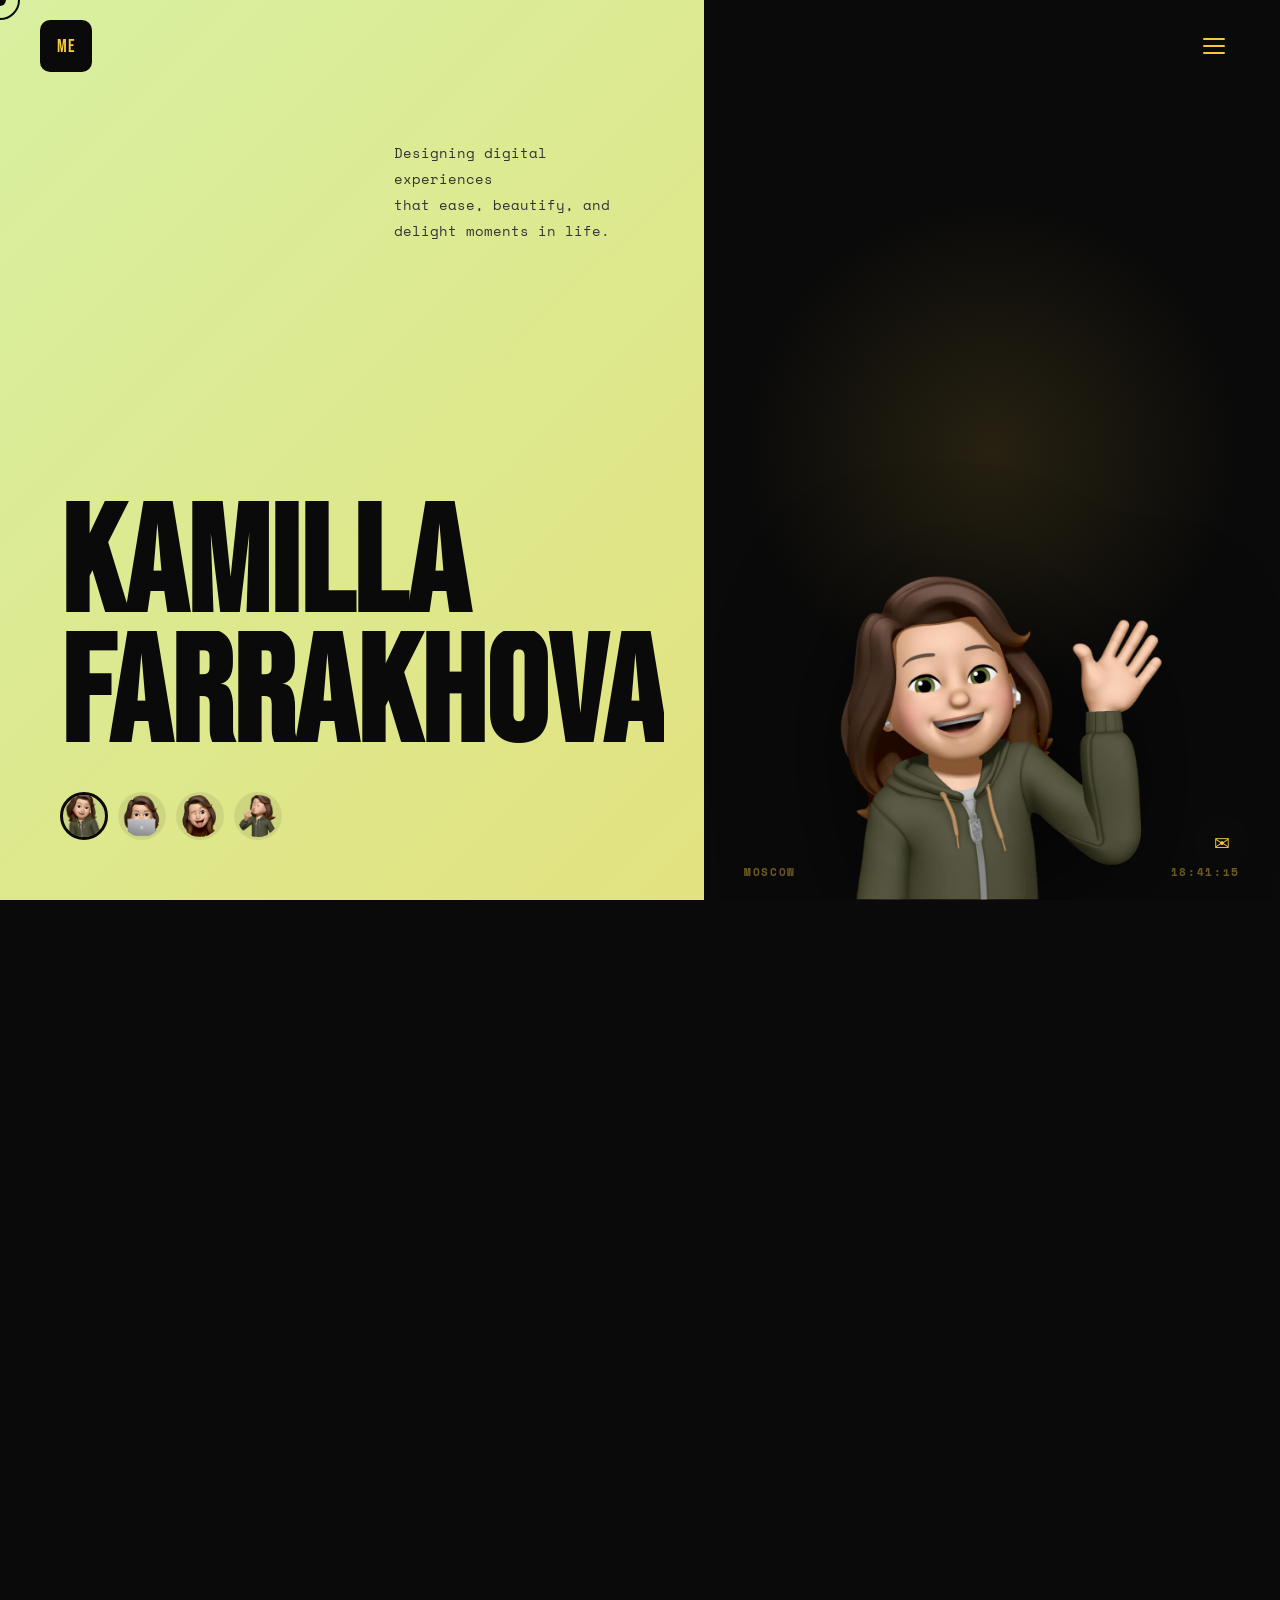
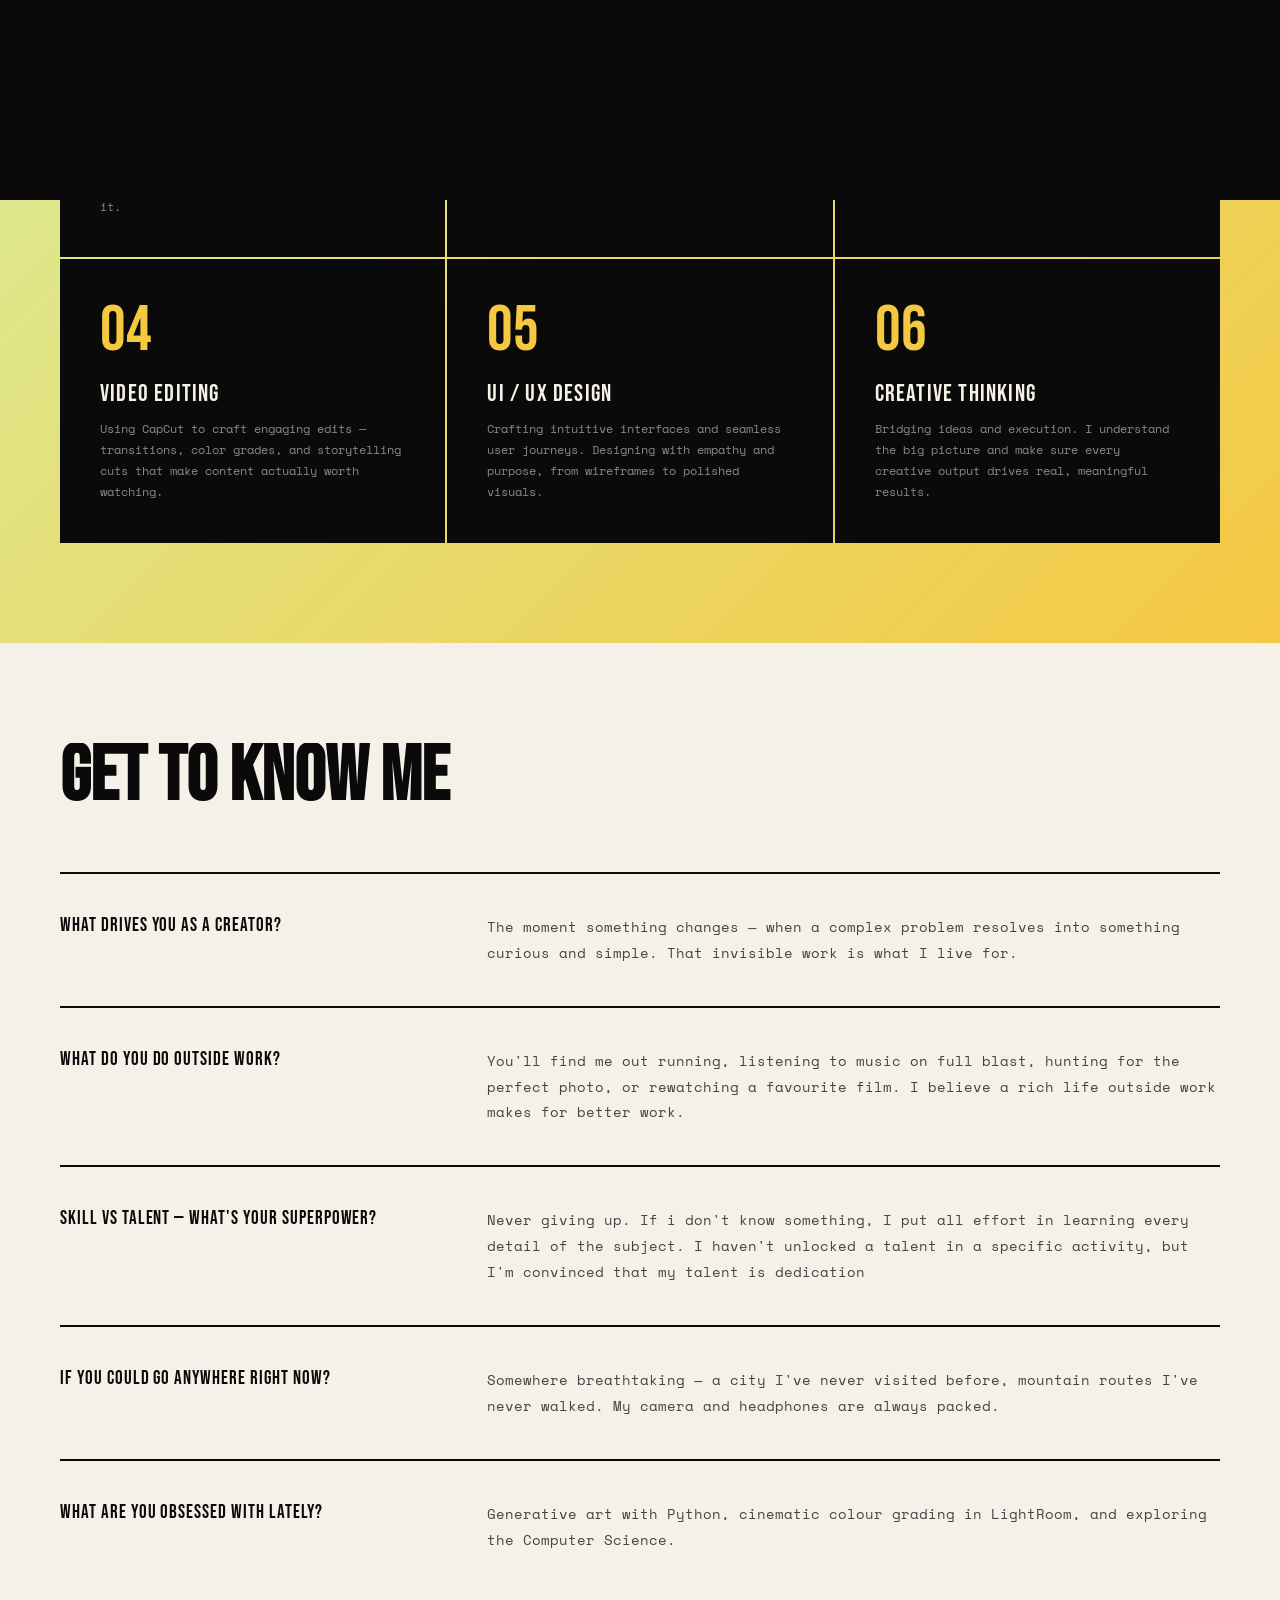
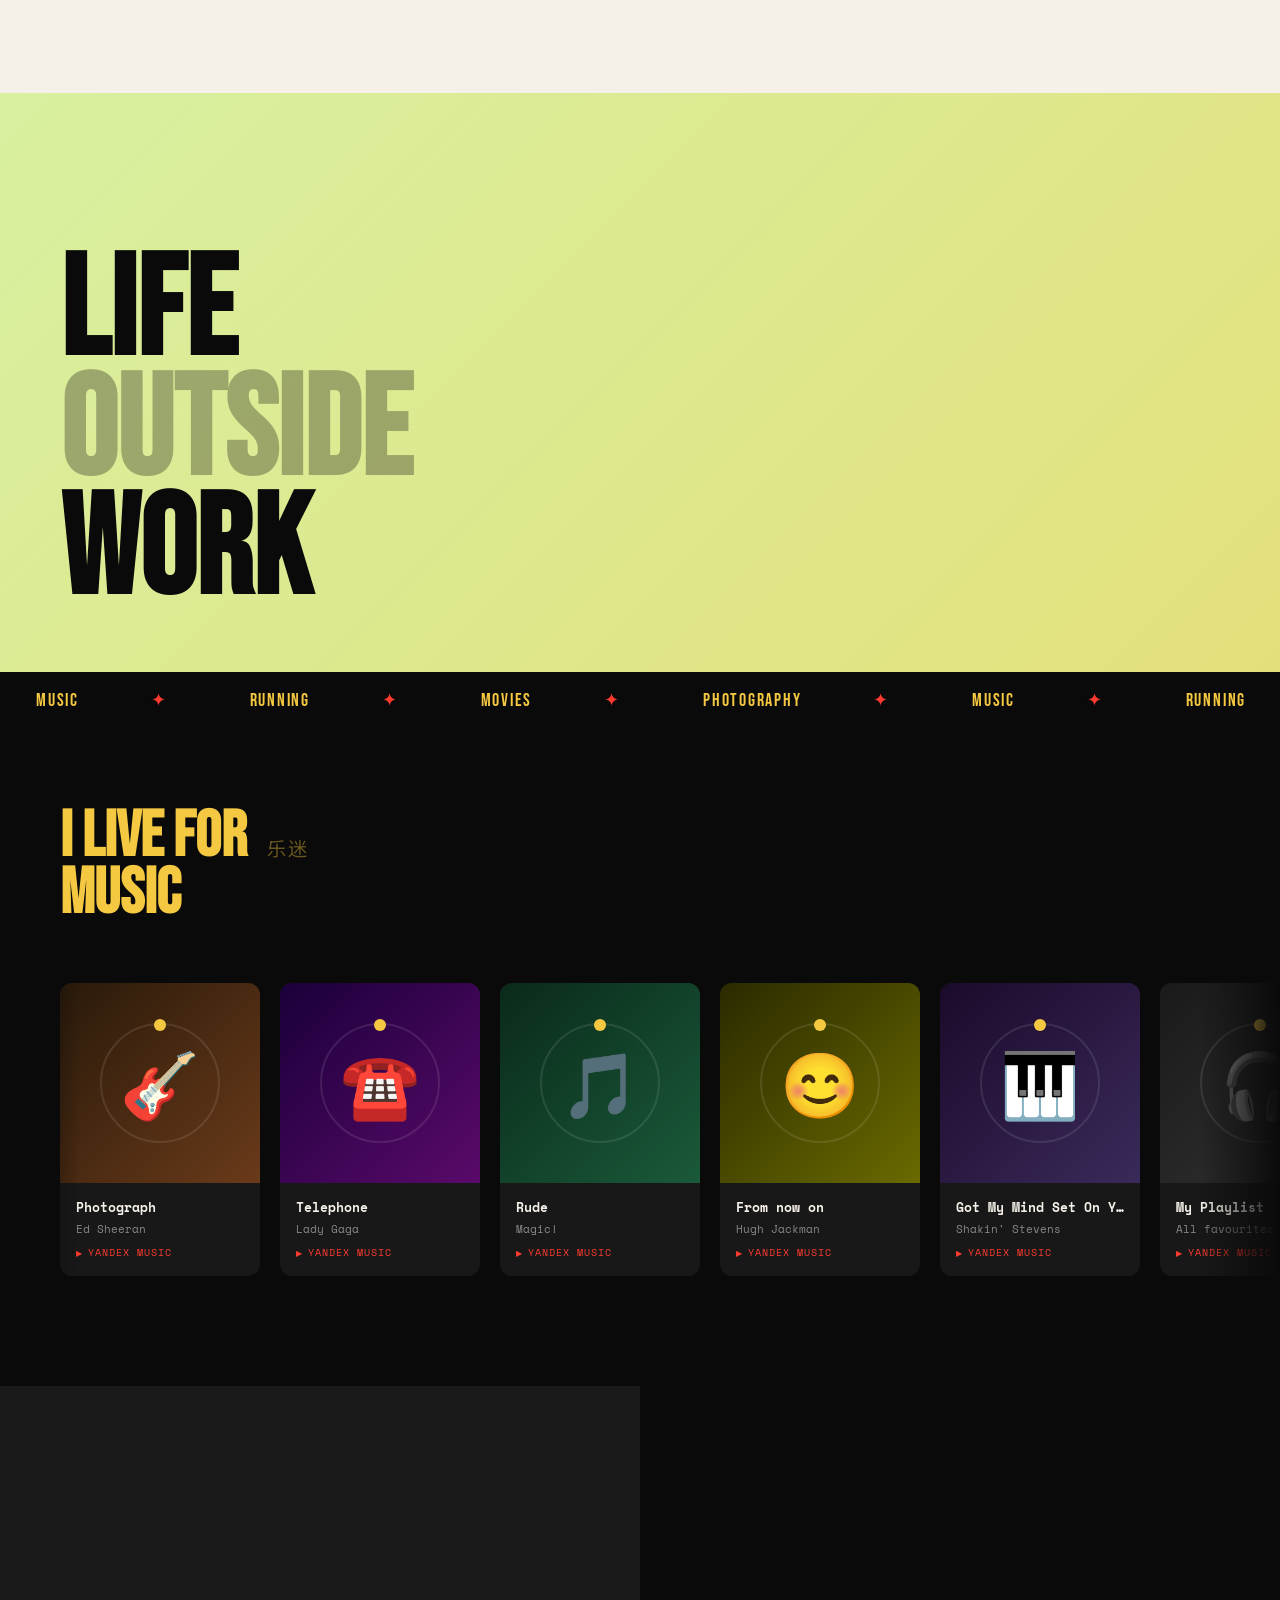
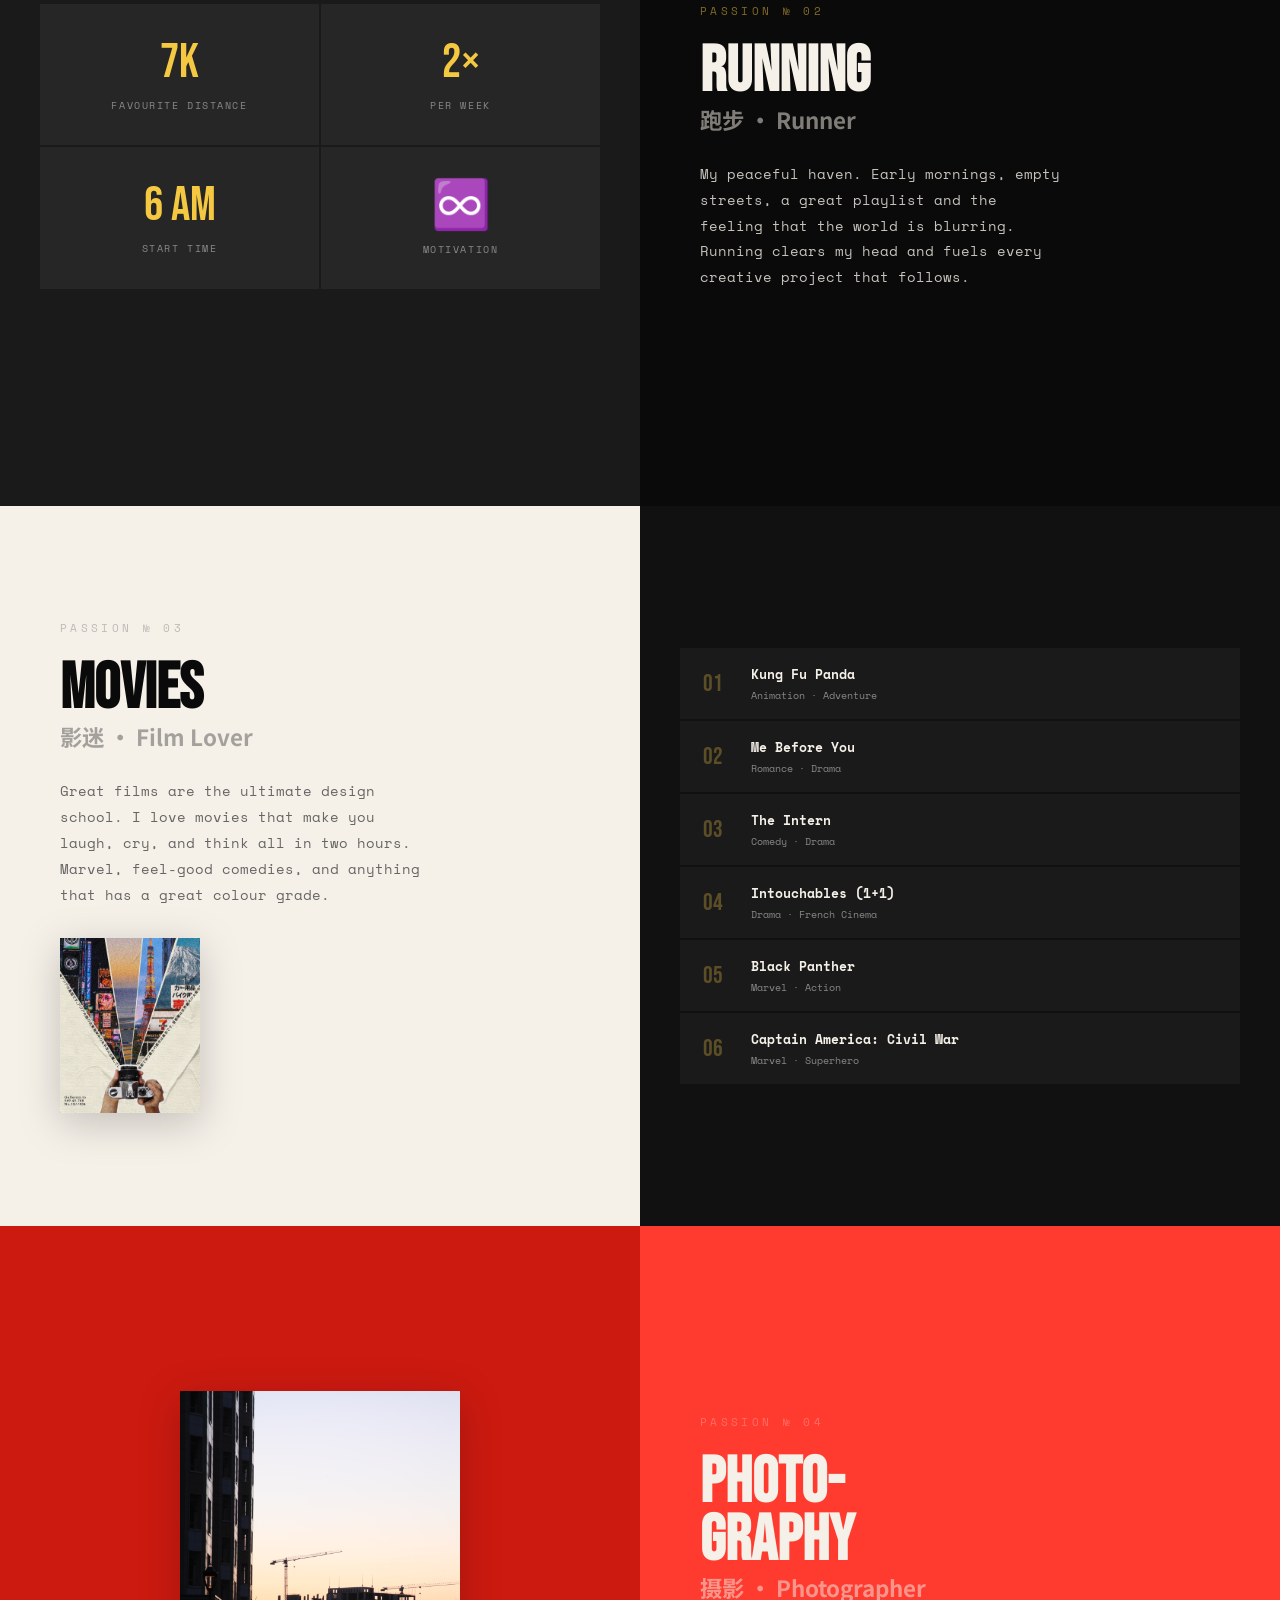
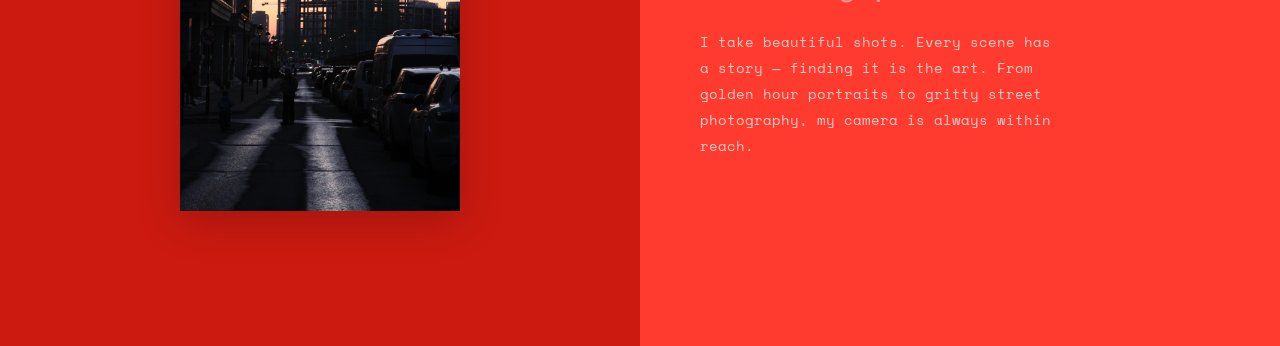
<file: index.html>
<!DOCTYPE html>
<html lang="en">
<head>
  <meta charset="UTF-8"/>
  <meta name="viewport" content="width=device-width, initial-scale=1.0"/>
  <title>Камилла Фаррахова Portfolio (kamilla farrakhova)</title>
  <meta property="og:title" content="Камилла Фаррахова | Portfolio" />
  <meta property="og:description" content="Сайт-портфолио Камиллы Фарраховой 2026. Kamilla Farrakhova's Portfolio Website 2026" />
  <meta property="og:url" content="https://kamillafarrakhova.site" />
  <meta property="og:image" content="https://kamillafarrakhova.site/preview.png" />
  <meta property="og:type" content="website" />
  <link rel="stylesheet" href="style.css"/>
  <link rel="preconnect" href="https://fonts.googleapis.com"/>
  <link rel="preconnect" href="https://fonts.gstatic.com" crossorigin/>
  <!-- Favicon -->
  <link rel="icon" type="image/png" sizes="32x32" href="/favicon3.png">
  <link rel="icon" type="image/png" sizes="16x16" href="/favicon4.png">  
  <!-- Android -->
  <link rel="icon" type="image/png" sizes="192x192" href="/favicon2.png">
  <link rel="icon" type="image/png" sizes="512x512" href="/favicon1.png">
  <link rel="icon" href="/favicon.ico">
  
  <!-- Theme -->
  <meta name="theme-color" content="#000000">
</head>
<body>

  <!-- CURSOR -->
  <div class="cursor"></div>
  <div class="cursor-follower"></div>

  <!-- TRANSITION -->
  <div class="page-transition"></div>

  <!-- NAV OVERLAY -->
  <div class="nav-overlay"></div>

  <!-- SIDEBAR DRAWER -->
  <nav class="nav-drawer">
    <a href="#" data-page="about" class="active">About</a>
    <a href="#" data-page="projects">Projects</a>
    <a href="#" data-page="hobbies">Hobbies</a>
    <div class="nav-drawer-footer">Камилла Фаррахова · Portfolio · 2026 </div>
  </nav>

  <!-- TOP NAV -->
  <nav>
    <a class="nav-logo" href="#" onclick="showPage('about');return false;">ME</a>
    <button class="nav-hamburger" aria-label="Menu">
      <span></span><span></span><span></span>
    </button>
  </nav>

  <!-- SIDE DOTS -->
  <div class="side-nav">
    <div class="side-dot active" data-page="about" title="About"></div>
    <div class="side-dot" data-page="projects" title="Projects"></div>
    <div class="side-dot" data-page="hobbies" title="Hobbies"></div>
  </div>

  <!-- EMAIL BUTTON -->
  <a class="email-btn" href="mailto:kamilla.farrakhova@gmail.com" title="Say hello">✉</a>

  <!-- ===================
       PAGE: ABOUT
       =================== -->
  <div id="page-about" class="page grad-bg">

    <!-- HERO -->
    <section class="about-hero">
      <div class="about-hero-left">
        <p class="about-tagline">
          Designing digital experiences<br>that ease, beautify, and<br>delight moments in life.
        </p>
        <h1 class="about-name">
          <span class="line"><span>KAMILLA</span></span>
          <span class="line"><span>FARRAKHOVA</span></span>
        </h1>
        <!-- Memoji switcher -->
        <div class="memoji-switcher">
    <div class="memoji-thumb active">
        <img src="me/me1.png" alt="" >
    </div>

    <div class="memoji-thumb">
        <img src="me/me2.png" alt="">
    </div>

    <div class="memoji-thumb">
        <img src="me/me3.png" alt="">
    </div>

    <div class="memoji-thumb">
        <img src="me/me4.png" alt="">
    </div>
  </div>
      </div>
      <div class="about-hero-right">
        <div class="hero-memoji-wrap">
          <img id="hero-memoji" class="hero-memoji" src="me/me5.png" alt=""/>
        </div>
        <div class="hero-location-strip">
          <span>MOSCOW</span>
          <span id="live-date">—</span>
          <span id="live-time">—</span>
        </div>
      </div>
    </section>

    <!-- MARQUEE -->
    <div class="marquee-wrap">
      <div class="marquee-track">
        <span>DESIGNER</span><span class="dot">✦</span>
        <span>DEVELOPER</span><span class="dot">✦</span>
        <span>CREATOR</span><span class="dot">✦</span>
        <span>PHOTOGRAPHER</span><span class="dot">✦</span>
        <span>THINKER</span><span class="dot">✦</span>
        <span>DREAMER</span><span class="dot">✦</span>
        <span>DESIGNER</span><span class="dot">✦</span>
        <span>DEVELOPER</span><span class="dot">✦</span>
        <span>CREATOR</span><span class="dot">✦</span>
        <span>PHOTOGRAPHER</span><span class="dot">✦</span>
        <span>THINKER</span><span class="dot">✦</span>
        <span>DREAMER</span><span class="dot">✦</span>
      </div>
    </div>

    <!-- BIO -->
    <section class="about-bio">
      <div class="bio-label reveal-left">BIO</div>
      <div>
        <p class="bio-text reveal">
          Hi! I'm <em>Kamilla</em>. I'm a <em>passionate creator</em> obsessed with creating unique inventions.
          I build <em>Python bots</em>, shoot beautiful photographs, and edit videos that tell stories.
          I care just as much about <em>impact</em> as I do about craft — always asking why,
          always delivering quality.
        </p>
        <p class="bio-cjk reveal" style="transition-delay:0.2s;">关于我 · About Me</p>
      </div>
    </section>

    <!-- WHAT I DO -->
    <section class="about-work grad-bg">
      <h2 class="section-title reveal">
        WHAT I DO
        <span class="cjk">我的工作</span>
      </h2>
      <div class="skills-grid stagger">
        <div class="skill-card">
          <div class="skill-number">01</div>
          <div class="skill-title" data-scramble>PYTHON BOTS</div>
          <p class="skill-desc">Building smart automation tools and bots with Python. From data scrapers to Telegram bots — if it can be automated, I automate it.</p>
        </div>
        <div class="skill-card">
          <div class="skill-number">02</div>
          <div class="skill-title" data-scramble>FRONT-END DEV</div>
          <p class="skill-desc">Building performant, accessible, and beautiful web experiences using modern HTML, CSS, and JavaScript.</p>
        </div>
        <div class="skill-card">
          <div class="skill-number">03</div>
          <div class="skill-title" data-scramble>PHOTOGRAPHY</div>
          <p class="skill-desc">I take beautiful shots. Capturing light, mood, and moments — turning ordinary scenes into something worth keeping forever.</p>
        </div>
        <div class="skill-card">
          <div class="skill-number">04</div>
          <div class="skill-title" data-scramble>VIDEO EDITING</div>
          <p class="skill-desc">Using CapCut to craft engaging edits — transitions, color grades, and storytelling cuts that make content actually worth watching.</p>
        </div>
        <div class="skill-card">
          <div class="skill-number">05</div>
          <div class="skill-title" data-scramble>UI / UX DESIGN</div>
          <p class="skill-desc">Crafting intuitive interfaces and seamless user journeys. Designing with empathy and purpose, from wireframes to polished visuals.</p>
        </div>
        <div class="skill-card">
          <div class="skill-number">06</div>
          <div class="skill-title" data-scramble>CREATIVE THINKING</div>
          <p class="skill-desc">Bridging ideas and execution. I understand the big picture and make sure every creative output drives real, meaningful results.</p>
        </div>
      </div>
    </section>

    <!-- Q&A -->
    <section class="about-qa">
      <h2 class="section-title reveal">GET TO KNOW ME</h2>
      <div class="qa-item">
        <div class="qa-q">What drives you as a creator?</div>
        <div class="qa-a">The moment something changes — when a complex problem resolves into something curious and simple. That invisible work is what I live for.</div>
      </div>
      <div class="qa-item">
        <div class="qa-q">What do you do outside work?</div>
        <div class="qa-a">You'll find me out running, listening to music on full blast, hunting for the perfect photo, or rewatching a favourite film. I believe a rich life outside work makes for better work.</div>
      </div>
      <div class="qa-item">
        <div class="qa-q">Skill vs talent — what's your superpower?</div>
        <div class="qa-a">Never giving up. If i don't know something, I put all effort in learning every detail of the subject. I haven't unlocked a talent in a specific activity, but I'm convinced that my talent is dedication</div>
      </div>
      <div class="qa-item">
        <div class="qa-q">If you could go anywhere right now?</div>
        <div class="qa-a">Somewhere breathtaking — a city I've never visited before, mountain routes I've never walked. My camera and headphones are always packed.</div>
      </div>
      <div class="qa-item">
        <div class="qa-q">What are you obsessed with lately?</div>
        <div class="qa-a">Generative art with Python, cinematic colour grading in LightRoom, and exploring the Computer Science.</div>
      </div>
    </section>

  </div><!-- end #page-about -->


  <!-- ===================
       PAGE: PROJECTS
       =================== -->
  <div id="page-projects" class="page hidden">

    <section class="projects-hero">
      <div class="projects-bg-text">WORK</div>
      <div class="projects-count reveal">03 PROJECTS</div>
      <h1 class="projects-hero-title">
        <span class="small-line">SELECTED WORK</span>
        MY<br>PROJECTS
      </h1>
    </section>

    <div class="projects-grid stagger">

      <!-- Card 1 -->
      <div class="project-card">
        <div class="project-bg-color" style="background:#1a0a3a;"></div>
        <div class="project-bg">🤖</div>
        <div class="project-overlay"></div>
        <div class="project-card-inner">
          <div class="project-tags">
            <span class="project-tag">Python</span>
            <span class="project-tag">Automation</span>
          </div>
          <h3 class="project-title">TRENDWATCHER</h3>
          <div class="project-year">2026 — Python Development</div>
        </div>
        <a class="project-arrow" href="https://trendwatcheralpha.streamlit.app/" target="_blank" rel="noopener noreferrer">↗</a>
        <img class="project-memoji" src="me/pur.png" alt=""/>
      </div>

      <!-- Card 2 — WIDE FEATURED -->
      <div class="project-card">
        <span class="project-featured">✦ FEATURED</span>
        <div class="project-bg-color" style="background:#0a1a08;"></div>
        <div class="project-bg" style="font-size:12rem;">📸</div>
        <div class="project-overlay"></div>
        <div class="project-card-inner">
          <div class="project-tags">
            <span class="project-tag">Photography</span>
            <span class="project-tag">Visual Art</span>
            <span class="project-tag">Editing</span>
          </div>
          <h3 class="project-title">PHOTO SERIES 2026</h3>
          <div class="project-year">2026 — Photography & Post-Production</div>
        </div>
        <a class="project-arrow" href="https://t.me/OlegTB_bot" target="_blank" rel="noopener noreferrer">↗</a>
        <img class="project-memoji" src="me/gr.png"  alt=""/>
      </div>

      <!-- Card 3 -->
      <div class="project-card">
        <div class="project-bg-color" style="background:#2a0a0a;"></div>
        <div class="project-bg">💸</div>
        <div class="project-overlay"></div>
        <div class="project-card-inner">
          <div class="project-tags">
            <span class="project-tag">Python</span>
            <span class="project-tag">Telegram</span>
          </div>
          <h3 class="project-title">FINANCE BOT</h3>
          <div class="project-year">2024 — Telegram Bot</div>
        </div>
        <a class="project-arrow" href="https://t.me/OlegTB_bot" target="_blank" rel="noopener noreferrer">↗</a>
        <img class="project-memoji" src="me/red.png"  alt=""/>
      </div>

    </div>

    <div class="marquee-wrap">
      <div class="marquee-track">
        <span>CODE</span><span class="dot">✦</span>
        <span>SHOOT</span><span class="dot">✦</span>
        <span>EDIT</span><span class="dot">✦</span>
        <span>BUILD</span><span class="dot">✦</span>
        <span>CREATE</span><span class="dot">✦</span>
        <span>AUTOMATE</span><span class="dot">✦</span>
        <span>CODE</span><span class="dot">✦</span>
        <span>SHOOT</span><span class="dot">✦</span>
        <span>EDIT</span><span class="dot">✦</span>
        <span>BUILD</span><span class="dot">✦</span>
        <span>CREATE</span><span class="dot">✦</span>
        <span>AUTOMATE</span><span class="dot">✦</span>
      </div>
    </div>

  </div><!-- end #page-projects -->


  <!-- ===================
       PAGE: HOBBIES
       =================== -->
  <div id="page-hobbies" class="page grad-bg">

    <section class="hobbies-hero">
      <h1 class="hobbies-hero-title reveal">
        LIFE<br>
        <span style="opacity:0.3">OUTSIDE</span><br>
        WORK
      </h1>
    </section>

    <div class="marquee-wrap">
      <div class="marquee-track">
        <span>MUSIC</span><span class="dot">✦</span>
        <span>RUNNING</span><span class="dot">✦</span>
        <span>MOVIES</span><span class="dot">✦</span>
        <span>PHOTOGRAPHY</span><span class="dot">✦</span>
        <span>MUSIC</span><span class="dot">✦</span>
        <span>RUNNING</span><span class="dot">✦</span>
        <span>MOVIES</span><span class="dot">✦</span>
        <span>PHOTOGRAPHY</span><span class="dot">✦</span>
      </div>
    </div>

    <!-- ======== MUSIC SECTION ======== -->
    <section class="music-section">
      <div class="music-section-header reveal">
        <h2>I LIVE FOR<br>MUSIC</h2>
        <span class="cjk-sub">乐迷</span>
      </div>

      <!-- Scroll row -->
      <div class="music-scroll-outer">
        <div class="music-scroll-track">

          <a class="music-card-new" href="https://music.yandex.ru/album/2004485/track/18088710?utm_source=web&utm_medium=copy_link" target="_blank" rel="noopener">
            <div class="music-card-art" style="background:linear-gradient(135deg,#2a1a0a,#6a3a1a);">
              <div class="disc-ring"></div>
              🎸
            </div>
            <div class="music-card-info">
              <div class="music-card-name">Photograph</div>
              <div class="music-card-artist">Ed Sheeran</div>
              <div class="music-card-platform">Yandex Music</div>
            </div>
          </a>

          <a class="music-card-new" href="https://music.yandex.ru/album/10811/track/115022?utm_source=web&utm_medium=copy_link" target="_blank" rel="noopener">
            <div class="music-card-art" style="background:linear-gradient(135deg,#1a003a,#5a0a6a);">
              <div class="disc-ring"></div>
              ☎️
            </div>
            <div class="music-card-info">
              <div class="music-card-name">Telephone</div>
              <div class="music-card-artist">Lady Gaga</div>
              <div class="music-card-platform">Yandex Music</div>
            </div>
          </a>

          <a class="music-card-new" href="https://music.yandex.ru/album/39948127/track/16507224?utm_source=web&utm_medium=copy_link" target="_blank" rel="noopener">
            <div class="music-card-art" style="background:linear-gradient(135deg,#0a2a1a,#1a5a3a);">
              <div class="disc-ring"></div>
              🎵
            </div>
            <div class="music-card-info">
              <div class="music-card-name">Rude</div>
              <div class="music-card-artist">Magic!</div>
              <div class="music-card-platform">Yandex Music</div>
            </div>
          </a>

          <a class="music-card-new" href="https://music.yandex.ru/album/6083179/track/38213984?utm_source=web&utm_medium=copy_link" target="_blank" rel="noopener">
            <div class="music-card-art" style="background:linear-gradient(135deg,#2a2a00,#6a6a00);">
              <div class="disc-ring"></div>
              😊
            </div>
            <div class="music-card-info">
              <div class="music-card-name">From now on</div>
              <div class="music-card-artist">Hugh Jackman</div>
              <div class="music-card-platform">Yandex Music</div>
            </div>
          </a>

          <a class="music-card-new" href="https://music.yandex.ru/album/40392020/track/74074387?utm_source=web&utm_medium=copy_link" target="_blank" rel="noopener">
            <div class="music-card-art" style="background:linear-gradient(135deg,#1a0a2a,#3a2a5a);">
              <div class="disc-ring"></div>
              🎹
            </div>
            <div class="music-card-info">
              <div class="music-card-name">Got My Mind Set On You</div>
              <div class="music-card-artist">Shakin' Stevens</div>
              <div class="music-card-platform">Yandex Music</div>
            </div>
          </a>

          <a class="music-card-new" href="https://music.yandex.ru/" target="_blank" rel="noopener">
            <div class="music-card-art" style="background:linear-gradient(135deg,#1a1a1a,#333);">
              <div class="disc-ring"></div>
              🎧
            </div>
            <div class="music-card-info">
              <div class="music-card-name">My Playlist</div>
              <div class="music-card-artist">All favourites</div>
              <div class="music-card-platform">Yandex Music</div>
            </div>
          </a>

        </div>
      </div>
    </section>

    <!-- ======== RUNNING SECTION ======== -->
    <section class="hobby-section hobby-running">
      <div class="hobby-content reveal-left">
        <div class="hobby-label">Passion № 02</div>
        <h2 class="hobby-title">
          RUNNING
          <span class="cjk">跑步 · Runner</span>
        </h2>
        <p class="hobby-desc">
          My peaceful haven. Early mornings, empty streets, a great playlist
          and the feeling that the world is blurring. Running clears my head and
          fuels every creative project that follows.
        </p>
      </div>
      <div class="hobby-visual">
        <div class="run-stats stagger" style="width:100%;padding:40px;">
          <div class="run-stat">
            <span class="num count-up" data-target="10" data-suffix="K">0</span>
            <span class="label">Favourite Distance</span>
          </div>
          <div class="run-stat">
            <span class="num count-up" data-target="3" data-suffix="×">0</span>
            <span class="label">Per Week</span>
          </div>
          <div class="run-stat">
            <span class="num count-up" data-target="9" data-suffix=" AM">0</span>
            <span class="label">Start Time</span>
          </div>
          <div class="run-stat">
            <span class="num" style="color:var(--yellow);font-family:var(--font-display);font-size:3rem;">♾️</span>
            <span class="label">Motivation</span>
          </div>
        </div>
      </div>
    </section>

    <!-- ======== MOVIES SECTION ======== -->
    <section class="hobby-section hobby-movies">
      <div class="hobby-content reveal">
        <div class="hobby-label" style="color:#888;">Passion № 03</div>
        <h2 class="hobby-title" style="color:var(--black);">
          MOVIES
          <span class="cjk" style="color:#555;">影迷 · Film Lover</span>
        </h2>
        <p class="hobby-desc" style="color:#444;">
          Great films are the ultimate design school. I love movies that make you laugh,
          cry, and think all in two hours. Marvel, feel-good comedies, and
          anything that has a great colour grade.
        </p>
        <img src="me/movie.jpg" alt="" style="width:140px;margin-top:30px;filter:drop-shadow(0 10px 20px rgba(0,0,0,0.2));"/>
      </div>
      <div class="hobby-visual">
        <div class="movie-list reveal">
          <div class="movie-item">
            <div class="movie-num">01</div>
            <div>
              <div class="movie-title">Kung Fu Panda</div>
              <div class="movie-genre">Animation · Adventure</div>
            </div>
          </div>
          <div class="movie-item">
            <div class="movie-num">02</div>
            <div>
              <div class="movie-title">Me Before You</div>
              <div class="movie-genre">Romance · Drama</div>
            </div>
          </div>
          <div class="movie-item">
            <div class="movie-num">03</div>
            <div>
              <div class="movie-title">The Intern</div>
              <div class="movie-genre">Comedy · Drama</div>
            </div>
          </div>
          <div class="movie-item">
            <div class="movie-num">04</div>
            <div>
              <div class="movie-title">Intouchables (1+1)</div>
              <div class="movie-genre">Drama · French Cinema</div>
            </div>
          </div>
          <div class="movie-item">
            <div class="movie-num">05</div>
            <div>
              <div class="movie-title">Black Panther</div>
              <div class="movie-genre">Marvel · Action</div>
            </div>
          </div>
          <div class="movie-item">
            <div class="movie-num">06</div>
            <div>
              <div class="movie-title">Captain America: Civil War</div>
              <div class="movie-genre">Marvel · Superhero</div>
            </div>
          </div>
        </div>
      </div>
    </section>

    <!-- ======== PHOTOGRAPHY SECTION ======== -->
    <section class="hobby-section hobby-photo">
      <div class="hobby-content reveal-left">
        <div class="hobby-label" style="color:rgba(255,255,255,0.5);">Passion № 04</div>
        <h2 class="hobby-title">
          PHOTO-<br>GRAPHY
          <span class="cjk">摄影 · Photographer</span>
        </h2>
        <p class="hobby-desc">
          I take beautiful shots. Every scene has a story — finding it is the art.
          From golden hour portraits to gritty street photography, my camera is
          always within reach.
        </p>
      </div>
      <div class="hobby-visual">
        <div class="photo-memoji-wrap reveal">
          <img class="photo-memoji" src="me/city.JPG" style="width:440px;margin-top:30px;filter:drop-shadow(0 10px 20px rgba(0,0,0,0.2));"></div>
        </div>
      </div>
    </section>

  </div><!-- end #page-hobbies -->

  <script src="script.js"></script>
</body>
</html>
</file>
<file: style.css>
/* ===========================
   DESIGN SYSTEM & VARIABLES
   =========================== */
@import url('https://fonts.googleapis.com/css2?family=Bebas+Neue&family=Space+Mono:ital,wght@0,400;0,700;1,400&family=Noto+Sans+SC:wght@400;700&display=swap');

:root {
  --yellow: #F5C842;
  --green: #5BAD6F;
  --blue: #5B9FBF;
  --orange: #F5874A;
  --black: #0A0A0A;
  --white: #F5F0E8;
  --accent: #FF3B30;
  --gray: #888;
  --card-bg: #111;
  /* gradient background */
  --bg-grad: linear-gradient(135deg, #e8f5a0 0%, #F5C842 30%, #a8d8a0 60%, #c8e8b0 80%, #F5C842 100%);
  --font-display: 'Bebas Neue', sans-serif;
  --font-body: 'Space Mono', monospace;
  --font-cjk: 'Noto Sans SC', sans-serif;
  --ease-out: cubic-bezier(0.16, 1, 0.3, 1);
  --ease-in-out: cubic-bezier(0.76, 0, 0.24, 1);
}

*, *::before, *::after { box-sizing: border-box; margin: 0; padding: 0; }
html { scroll-behavior: smooth; }

body {
  font-family: var(--font-body);
  background: var(--yellow);
  color: var(--black);
  overflow-x: hidden;
  cursor: none;
}

/* ===========================
   GRADIENT BACKGROUND BASE
   =========================== */
.grad-bg {
  background: linear-gradient(135deg,
    #d8f0a0 0%,
    #F5C842 25%,
    #a8e0a8 50%,
    #F5C842 65%,
    #c8ddf0 80%,
    #F5C842 100%);
  background-size: 400% 400%;
  animation: gradient-shift 12s ease infinite;
}

@keyframes gradient-shift {
  0%   { background-position: 0% 50%; }
  50%  { background-position: 100% 50%; }
  100% { background-position: 0% 50%; }
}

/* ===========================
   CUSTOM CURSOR
   =========================== */
.cursor {
  position: fixed;
  width: 12px; height: 12px;
  background: var(--black);
  border-radius: 50%;
  pointer-events: none;
  z-index: 9999;
  transform: translate(-50%, -50%);
  transition: width 0.2s var(--ease-out), height 0.2s var(--ease-out), background 0.2s;
  mix-blend-mode: multiply;
}
.cursor-follower {
  position: fixed;
  width: 40px; height: 40px;
  border: 2px solid var(--black);
  border-radius: 50%;
  pointer-events: none;
  z-index: 9998;
  transform: translate(-50%, -50%);
  transition: transform 0.15s var(--ease-out), width 0.3s var(--ease-out), height 0.3s var(--ease-out);
}
body:has(a:hover) .cursor { width: 24px; height: 24px; background: var(--accent); }
body:has(a:hover) .cursor-follower { width: 60px; height: 60px; }

/* ===========================
   PAGE TRANSITIONS
   =========================== */
.page-transition {
  position: fixed;
  inset: 0;
  background: var(--black);
  z-index: 9000;
  transform: translateY(100%);
  pointer-events: none;
}
.page-transition.entering { animation: curtain-in 0.6s var(--ease-in-out) forwards; }
.page-transition.leaving  { animation: curtain-out 0.6s var(--ease-in-out) forwards; }
@keyframes curtain-in  { from { transform: translateY(100%); } to { transform: translateY(0); } }
@keyframes curtain-out { from { transform: translateY(0); }    to { transform: translateY(-100%); } }

/* ===========================
   NAVIGATION — slide-in sidebar
   =========================== */
nav {
  position: fixed;
  top: 0; left: 0; right: 0;
  z-index: 1000;
  display: flex;
  align-items: center;
  justify-content: space-between;
  padding: 20px 40px;
}

.nav-logo {
  background: var(--black);
  color: var(--yellow);
  width: 52px; height: 52px;
  display: flex; align-items: center; justify-content: center;
  border-radius: 10px;
  font-family: var(--font-display);
  font-size: 1.1rem;
  text-decoration: none;
  letter-spacing: 1px;
  transition: transform 0.3s var(--ease-out);
}
.nav-logo:hover { transform: rotate(-5deg) scale(1.1); }

/* Hamburger button */
.nav-hamburger {
  background: var(--black);
  border: none;
  color: var(--yellow);
  width: 52px; height: 52px;
  border-radius: 10px;
  cursor: none;
  display: flex; flex-direction: column;
  align-items: center; justify-content: center;
  gap: 5px;
  transition: transform 0.3s var(--ease-out);
  position: relative;
  z-index: 1100;
}
.nav-hamburger:hover { transform: scale(1.1); }
.nav-hamburger span {
  display: block;
  width: 22px; height: 2px;
  background: var(--yellow);
  border-radius: 2px;
  transition: transform 0.3s var(--ease-out), opacity 0.3s;
}
.nav-hamburger.open span:nth-child(1) { transform: translateY(7px) rotate(45deg); }
.nav-hamburger.open span:nth-child(2) { opacity: 0; }
.nav-hamburger.open span:nth-child(3) { transform: translateY(-7px) rotate(-45deg); }

/* Sidebar drawer */
.nav-drawer {
  position: fixed;
  top: 0; left: 0;
  width: 300px; height: 100vh;
  background: var(--black);
  z-index: 1050;
  transform: translateX(-100%);
  transition: transform 0.5s var(--ease-out);
  display: flex;
  flex-direction: column;
  justify-content: center;
  padding: 60px 50px;
}
.nav-drawer.open { transform: translateX(0); }
.nav-drawer a {
  font-family: var(--font-display);
  font-size: 3rem;
  color: rgba(245,200,66,0.4);
  text-decoration: none;
  letter-spacing: 0.05em;
  line-height: 1.1;
  transition: color 0.2s, transform 0.3s var(--ease-out);
  display: block;
  margin-bottom: 20px;
}
.nav-drawer a.active,
.nav-drawer a:hover { color: var(--yellow); transform: translateX(12px); }
.nav-drawer-footer {
  position: absolute;
  bottom: 40px; left: 50px;
  font-size: 0.7rem;
  letter-spacing: 0.2em;
  color: var(--gray);
  text-transform: uppercase;
}
.nav-overlay {
  position: fixed;
  inset: 0;
  background: rgba(0,0,0,0.5);
  z-index: 1040;
  opacity: 0;
  pointer-events: none;
  transition: opacity 0.4s;
}
.nav-overlay.open { opacity: 1; pointer-events: all; }

/* ===========================
   PAGES
   =========================== */
.page { min-height: 100vh; }
.hidden { display: none; }

/* ===========================
   ABOUT PAGE
   =========================== */
#page-about { }

.about-hero {
  display: grid;
  grid-template-columns: 1fr 1fr;
  min-height: 100vh;
}
.about-hero-left {
  display: flex;
  flex-direction: column;
  justify-content: flex-end;
  padding: 120px 40px 60px 60px;
  position: relative;
}
.about-hero-right {
  background: var(--black);
  position: relative;
  overflow: hidden;
  display: flex;
  align-items: flex-end;
}

.hero-memoji-wrap {
  width: 100%;
  height: 100%;
  display: flex;
  align-items: flex-end;
  justify-content: center;
  overflow: hidden;
  position: relative;
}
.hero-memoji-wrap::before {
  content: '';
  position: absolute;
  width: 500px; height: 500px;
  background: radial-gradient(circle, rgba(245,200,66,0.12) 0%, transparent 70%);
  border-radius: 50%;
  top: 50%; left: 50%;
  transform: translate(-50%, -50%);
  animation: pulse-glow 4s ease-in-out infinite;
}
.hero-memoji {
  width: 75%;
  max-width: 380px;
  object-fit: contain;
  display: block;
  animation: float 5s ease-in-out infinite;
  position: relative;
  z-index: 1;
  margin-bottom: -10px;
  filter: drop-shadow(0 20px 60px rgba(0,0,0,0.6));
  transition: opacity 0.4s;
}

@keyframes float {
  0%, 100% { transform: translateY(0); }
  50%       { transform: translateY(-18px); }
}
@keyframes pulse-glow {
  0%, 100% { opacity: 0.6; transform: translate(-50%,-50%) scale(1); }
  50%       { opacity: 1;   transform: translate(-50%,-50%) scale(1.1); }
}
.hero-location-strip {
  position: absolute;
  bottom: 0; width: 100%;
  display: flex; justify-content: space-between;
  padding: 20px 40px;
  font-size: 0.7rem; font-weight: 700;
  letter-spacing: 0.15em; text-transform: uppercase;
  color: rgba(245,200,66,0.45);
}

.about-name {
  font-family: var(--font-display);
  font-size: clamp(5rem, 12vw, 13rem);
  line-height: 0.85;
}
.about-name .line { display: block; overflow: hidden; }
.about-name .line span {
  display: block;
  transform: translateY(100%);
  animation: slide-up 0.9s var(--ease-out) forwards;
}
.about-name .line:nth-child(2) span { animation-delay: 0.12s; }

.about-tagline {
  font-family: var(--font-body);
  font-size: 0.9rem; line-height: 1.8;
  color: #333;
  max-width: 260px;
  position: absolute; top: 140px; right: 50px;
  opacity: 0;
  animation: fade-in-up 0.8s var(--ease-out) 0.5s forwards;
}

/* Memoji switcher row */
.memoji-switcher {
  display: flex; gap: 10px; margin-top: 30px;
}
.memoji-thumb {
  width: 48px; height: 48px; border-radius: 50%;
  overflow: hidden; cursor: none;
  border: 3px solid transparent;
  transition: border-color 0.2s, transform 0.3s var(--ease-out);
  background: rgba(0,0,0,0.08);
}
.memoji-thumb img { width: 100%; height: 100%; object-fit: cover; }
.memoji-thumb.active { border-color: var(--black); }
.memoji-thumb:hover { transform: scale(1.15); border-color: var(--black); }

/* Bio */
.about-bio {
  background: var(--black);
  color: var(--white);
  padding: 100px 60px;
  display: grid;
  grid-template-columns: 80px 1fr;
  gap: 60px;
  align-items: start;
}
.bio-label {
  font-family: var(--font-display);
  font-size: 0.9rem; letter-spacing: 0.2em;
  color: var(--yellow);
  writing-mode: vertical-rl; text-orientation: mixed;
  transform: rotate(180deg);
  padding-top: 10px;
}
.bio-text { font-size: 1.4rem; line-height: 1.75; }
.bio-text em { font-style: normal; color: var(--yellow); font-weight: 700; }
.bio-cjk { font-family: 'Noto Sans SC', sans-serif; font-size: 0.8rem; color: var(--gray); margin-top: 12px; }

/* Skills */
.about-work { padding: 100px 60px; }
.section-title {
  font-family: var(--font-display);
  font-size: clamp(3rem, 6vw, 7rem);
  line-height: 0.9; margin-bottom: 60px; overflow: hidden;
}
.section-title .cjk {
  font-family: 'Noto Sans SC', sans-serif;
  font-size: 0.35em; vertical-align: middle; margin-left: 16px;
  color: var(--black); opacity: 0.4;
}
.skills-grid {
  display: grid; grid-template-columns: repeat(3, 1fr); gap: 2px;
}
.skill-card {
  background: var(--black); color: var(--white);
  padding: 40px; position: relative; overflow: hidden;
  transition: color 0.3s; cursor: default;
}
.skill-card::before {
  content: ''; position: absolute; inset: 0;
  background: var(--yellow);
  transform: translateY(100%);
  transition: transform 0.5s var(--ease-out); z-index: 0;
}
.skill-card:hover::before { transform: translateY(0); }
.skill-card:hover { color: var(--black); }
.skill-card > * { position: relative; z-index: 1; }
.skill-number { font-family: var(--font-display); font-size: 4rem; color: var(--yellow); line-height: 1; transition: color 0.3s; }
.skill-card:hover .skill-number { color: var(--black); }
.skill-title { font-family: var(--font-display); font-size: 1.5rem; letter-spacing: 0.05em; margin: 16px 0 10px; }
.skill-desc { font-size: 0.78rem; line-height: 1.7; color: var(--gray); transition: color 0.3s; }
.skill-card:hover .skill-desc { color: #444; }

/* Q&A */
.about-qa { background: var(--white); padding: 100px 60px; }
.qa-item {
  border-top: 2px solid var(--black); padding: 40px 0;
  display: grid; grid-template-columns: 1fr 2fr; gap: 60px;
  opacity: 0; transform: translateY(40px);
  transition: opacity 0.7s var(--ease-out), transform 0.7s var(--ease-out);
}
.qa-item.visible { opacity: 1; transform: translateY(0); }
.qa-q { font-family: var(--font-display); font-size: 1.2rem; letter-spacing: 0.05em; line-height: 1.3; }
.qa-a { font-size: 0.9rem; line-height: 1.8; color: #444; }

/* ===========================
   PROJECTS PAGE
   =========================== */
#page-projects { background: var(--black); color: var(--white); }
.projects-hero {
  padding: 160px 60px 80px;
  position: relative; overflow: hidden;
}
.projects-hero-title {
  font-family: var(--font-display);
  font-size: clamp(5rem, 14vw, 18rem);
  line-height: 0.85; color: var(--yellow); position: relative; z-index: 1;
}
.projects-hero-title .small-line {
  font-size: 0.3em; color: rgba(245,200,66,0.3); display: block;
}
.projects-bg-text {
  position: absolute; font-family: var(--font-display); font-size: 30vw;
  color: rgba(255,255,255,0.02); top: 50%; left: 50%;
  transform: translate(-50%, -50%); pointer-events: none; white-space: nowrap;
}
.projects-count {
  position: absolute; top: 180px; right: 60px;
  font-size: 0.75rem; letter-spacing: 0.2em; text-transform: uppercase; color: var(--gray);
}

.projects-grid {
  padding: 0 60px 100px;
  display: grid; grid-template-columns: repeat(2, 1fr); gap: 2px;
}
.project-card {
  background: #111; position: relative; overflow: hidden;
  cursor: pointer; aspect-ratio: 4/3;
  transition: transform 0.1s;
}
.project-card:nth-child(2) { grid-column: span 2; aspect-ratio: 16/6; }

.project-card-inner {
  position: absolute; inset: 0;
  display: flex; flex-direction: column; justify-content: flex-end; padding: 40px;
}
.project-bg {
  position: absolute; inset: 0;
  display: flex; align-items: center; justify-content: center;
  font-size: 8rem; opacity: 0.1;
  transition: opacity 0.5s, transform 0.8s var(--ease-out);
}
.project-card:hover .project-bg { opacity: 0.2; transform: scale(1.1); }
.project-overlay {
  position: absolute; inset: 0;
  background: linear-gradient(to top, rgba(0,0,0,0.9) 0%, transparent 60%);
}
.project-tags {
  display: flex; gap: 8px; flex-wrap: wrap; margin-bottom: 16px;
  position: relative; z-index: 1;
  transform: translateY(20px); opacity: 0;
  transition: transform 0.4s var(--ease-out), opacity 0.4s;
}
.project-card:hover .project-tags { transform: translateY(0); opacity: 1; }
.project-tag {
  font-size: 0.65rem; letter-spacing: 0.15em; text-transform: uppercase;
  padding: 4px 10px; border: 1px solid var(--yellow); color: var(--yellow); border-radius: 2px;
}
.project-title {
  font-family: var(--font-display); font-size: clamp(1.5rem, 3vw, 3rem);
  line-height: 0.95; position: relative; z-index: 1;
  transition: transform 0.4s var(--ease-out);
}
.project-card:hover .project-title { transform: translateX(10px); }
.project-year { font-size: 0.75rem; letter-spacing: 0.2em; color: var(--gray); position: relative; z-index: 1; margin-top: 8px; }
.project-arrow {
  position: absolute; top: 40px; right: 40px; font-size: 2rem;
  z-index: 2; opacity: 0; transform: translate(-10px, 10px);
  transition: opacity 0.3s, transform 0.4s var(--ease-out); color: var(--yellow);
}
.project-card:hover .project-arrow { opacity: 1; transform: translate(0,0); }
.project-featured {
  position: absolute; top: 40px; left: 40px;
  font-size: 0.65rem; letter-spacing: 0.3em; text-transform: uppercase;
  color: var(--accent); z-index: 2;
}
.project-bg-color { position: absolute; inset: 0; }
.project-memoji {
  position: absolute; bottom: -20px; right: 30px;
  width: 180px; z-index: 2;
  opacity: 0; transform: translateY(20px);
  transition: opacity 0.5s var(--ease-out), transform 0.5s var(--ease-out);
  filter: drop-shadow(0 10px 30px rgba(0,0,0,0.5));
}
.project-card:hover .project-memoji { opacity: 1; transform: translateY(0); }

/* ===========================
   HOBBIES PAGE
   =========================== */
#page-hobbies { }
.hobbies-hero { padding: 160px 60px 60px; position: relative; }
.hobbies-hero-title { font-family: var(--font-display); font-size: clamp(4rem, 11vw, 15rem); line-height: 0.85; }

/* === MUSIC SECTION (billchien style) === */
.music-section {
  background: var(--black);
  padding: 80px 0 100px;
}
.music-section-header {
  padding: 0 60px 50px;
  display: flex; align-items: baseline; gap: 20px;
}
.music-section-header h2 {
  font-family: var(--font-display); font-size: clamp(2.5rem,5vw,6rem);
  color: var(--yellow); line-height: 0.9;
}
.music-section-header .cjk-sub {
  font-family: 'Noto Sans SC', sans-serif;
  font-size: 1.2rem; color: rgba(245,200,66,0.4); letter-spacing: 0.1em;
}

/* Horizontal scroll row */
.music-scroll-outer {
  overflow: hidden; position: relative;
  padding: 10px 0;
}
.music-scroll-outer::before,
.music-scroll-outer::after {
  content: '';
  position: absolute; top: 0; bottom: 0; width: 80px; z-index: 10;
}
.music-scroll-outer::before { left: 0; background: linear-gradient(to right, var(--black), transparent); }
.music-scroll-outer::after  { right: 0; background: linear-gradient(to left, var(--black), transparent); }

.music-scroll-track {
  display: flex; gap: 20px;
  padding: 0 60px;
  overflow-x: auto; overflow-y: visible;
  scrollbar-width: none; -ms-overflow-style: none;
  cursor: grab; user-select: none;
}
.music-scroll-track::-webkit-scrollbar { display: none; }
.music-scroll-track.dragging { cursor: grabbing; }

.music-card-new {
  flex: 0 0 200px;
  background: #181818;
  border-radius: 12px;
  overflow: hidden;
  position: relative;
  transition: transform 0.4s var(--ease-out), background 0.3s;
  text-decoration: none; color: var(--white);
  display: block;
}
.music-card-new:hover { transform: translateY(-10px) scale(1.03); background: #222; }

.music-card-art {
  width: 100%; aspect-ratio: 1;
  display: flex; align-items: center; justify-content: center;
  font-size: 4rem; position: relative; overflow: hidden;
}
.music-card-art .disc-ring {
  position: absolute; width: 120px; height: 120px;
  border-radius: 50%;
  border: 2px solid rgba(255,255,255,0.1);
  animation: disc-spin 8s linear infinite;
  animation-play-state: paused;
}
.music-card-new:hover .disc-ring { animation-play-state: running; }
@keyframes disc-spin { to { transform: rotate(360deg); } }
.music-card-art .disc-ring::before {
  content: ''; position: absolute;
  width: 12px; height: 12px; background: var(--yellow);
  border-radius: 50%; top: -6px; left: 50%; transform: translateX(-50%);
}

.music-card-info { padding: 16px; }
.music-card-name { font-weight: 700; font-size: 0.82rem; line-height: 1.3; white-space: nowrap; overflow: hidden; text-overflow: ellipsis; }
.music-card-artist { font-size: 0.7rem; color: var(--gray); margin-top: 4px; }
.music-card-platform {
  font-size: 0.62rem; letter-spacing: 0.1em; text-transform: uppercase;
  color: var(--accent); margin-top: 8px; display: flex; align-items: center; gap: 5px;
}
.music-card-platform::before { content: '▶'; font-size: 0.5rem; }

/* Hobby Sections */
.hobby-section {
  min-height: 80vh; display: grid; grid-template-columns: 1fr 1fr; overflow: hidden;
}
.hobby-section:nth-child(even) { direction: rtl; }
.hobby-section:nth-child(even) > * { direction: ltr; }
.hobby-content { padding: 80px 60px; display: flex; flex-direction: column; justify-content: center; }
.hobby-visual { position: relative; display: flex; align-items: center; justify-content: center; overflow: hidden; }
.hobby-label { font-size: 0.7rem; letter-spacing: 0.3em; text-transform: uppercase; opacity: 0.5; margin-bottom: 24px; }
.hobby-title { font-family: var(--font-display); font-size: clamp(3rem, 5vw, 7rem); line-height: 0.9; margin-bottom: 32px; }
.hobby-title .cjk { font-family: 'Noto Sans SC', sans-serif; font-size: 0.35em; opacity: 0.5; display: block; margin-top: 8px; }
.hobby-desc { font-size: 0.9rem; line-height: 1.8; max-width: 360px; opacity: 0.8; }

/* Running */
.hobby-running .hobby-content { background: var(--black); color: var(--white); }
.hobby-running .hobby-visual { background: #1a1a1a; }
.hobby-running .hobby-label { color: var(--yellow); }
.run-stats { display: grid; grid-template-columns: 1fr 1fr; gap: 2px; width: 100%; }
.run-stat { background: rgba(255,255,255,0.05); padding: 30px; text-align: center; transition: background 0.3s; }
.run-stat:hover { background: rgba(245,200,66,0.1); }
.run-stat .num { font-family: var(--font-display); font-size: 3rem; color: var(--yellow); display: block; }
.run-stat .label { font-size: 0.65rem; letter-spacing: 0.15em; text-transform: uppercase; color: var(--gray); margin-top: 4px; }

/* Movies */
.hobby-movies .hobby-content { background: var(--white); }
.hobby-movies .hobby-visual { background: #111; }
.movie-list { display: flex; flex-direction: column; gap: 2px; width: 100%; padding: 40px; }
.movie-item {
  display: flex; align-items: center; gap: 16px; padding: 16px 20px;
  background: rgba(255,255,255,0.04); border-left: 3px solid transparent;
  transition: background 0.3s, border-color 0.3s, transform 0.3s;
}
.movie-item:hover { background: rgba(245,200,66,0.08); border-color: var(--yellow); transform: translateX(8px); }
.movie-num { font-family: var(--font-display); font-size: 1.5rem; color: rgba(245,200,66,0.3); width: 32px; flex-shrink: 0; }
.movie-title { font-size: 0.82rem; font-weight: 700; color: var(--white); }
.movie-genre { font-size: 0.65rem; color: var(--gray); margin-top: 3px; }

/* Photography */
.hobby-photo .hobby-content { background: var(--accent); color: var(--white); }
.hobby-photo .hobby-visual { background: #cc1a10; }
.photo-memoji-wrap { padding: 60px; display: flex; align-items: center; justify-content: center; }
.photo-memoji { width: 70%; max-width: 280px; filter: drop-shadow(0 20px 40px rgba(0,0,0,0.4)); animation: float 5s ease-in-out infinite; }

/* Extra */
.extra-hobbies { padding: 80px 60px; }
.skills-grid-4 { display: grid; grid-template-columns: repeat(4,1fr); gap: 2px; }

/* ===========================
   SHARED
   =========================== */
.marquee-wrap {
  overflow: hidden; white-space: nowrap;
  border-top: 2px solid var(--black); border-bottom: 2px solid var(--black);
  padding: 14px 0; background: var(--black);
}
.marquee-track { display: inline-block; animation: marquee 22s linear infinite; }
.marquee-track span { font-family: var(--font-display); font-size: 1.1rem; letter-spacing: 0.1em; color: var(--yellow); padding: 0 36px; }
.marquee-track span.dot { color: var(--accent); }
@keyframes marquee { from { transform: translateX(0); } to { transform: translateX(-50%); } }

.side-nav { position: fixed; right: 28px; top: 50%; transform: translateY(-50%); z-index: 900; display: flex; flex-direction: column; gap: 12px; }
.side-dot { width: 8px; height: 8px; border-radius: 50%; border: 2px solid var(--black); cursor: pointer; transition: background 0.2s, transform 0.2s; }
.side-dot.active { background: var(--black); transform: scale(1.5); }
.side-dot:hover  { background: var(--black); }

.reveal { opacity: 0; transform: translateY(60px); transition: opacity 0.8s var(--ease-out), transform 0.8s var(--ease-out); }
.reveal.visible { opacity: 1; transform: translateY(0); }
.reveal-left { opacity: 0; transform: translateX(-60px); transition: opacity 0.8s var(--ease-out), transform 0.8s var(--ease-out); }
.reveal-left.visible { opacity: 1; transform: translateX(0); }
.stagger > * { opacity: 0; transform: translateY(40px); transition: opacity 0.6s var(--ease-out), transform 0.6s var(--ease-out); }
.stagger.visible > *:nth-child(1) { opacity:1; transform:translateY(0); transition-delay:0s; }
.stagger.visible > *:nth-child(2) { opacity:1; transform:translateY(0); transition-delay:0.1s; }
.stagger.visible > *:nth-child(3) { opacity:1; transform:translateY(0); transition-delay:0.2s; }
.stagger.visible > *:nth-child(4) { opacity:1; transform:translateY(0); transition-delay:0.3s; }
.stagger.visible > *:nth-child(5) { opacity:1; transform:translateY(0); transition-delay:0.4s; }
.stagger.visible > *:nth-child(6) { opacity:1; transform:translateY(0); transition-delay:0.5s; }

@keyframes slide-up  { from { transform: translateY(100%); } to { transform: translateY(0); } }
@keyframes fade-in-up { from { opacity:0; transform: translateY(20px); } to { opacity:1; transform: translateY(0); } }

.email-btn {
  position: fixed; bottom: 30px; right: 30px;
  width: 56px; height: 56px; background: var(--black); color: var(--yellow);
  border-radius: 50%; display: flex; align-items: center; justify-content: center;
  font-size: 1.2rem; cursor: none; z-index: 800;
  transition: transform 0.3s var(--ease-out), background 0.2s;
  text-decoration: none; border: none;
}
.email-btn:hover { transform: scale(1.15) rotate(-5deg); background: var(--accent); }

/* ===========================
   RESPONSIVE
   =========================== */
@media (max-width: 900px) {
  .about-hero { grid-template-columns: 1fr; }
  .about-hero-right { min-height: 60vh; }
  .about-bio { grid-template-columns: 1fr; padding: 60px 30px; }
  .bio-label { writing-mode: horizontal-tb; transform: none; }
  .skills-grid { grid-template-columns: 1fr; }
  .projects-grid { grid-template-columns: 1fr; padding: 0 20px 60px; }
  .project-card:nth-child(2) { grid-column: span 1; aspect-ratio: 4/3; }
  .hobby-section { grid-template-columns: 1fr; }
  nav { padding: 16px 20px; }
  .about-work, .about-qa, .extra-hobbies { padding: 60px 30px; }
  .qa-item { grid-template-columns: 1fr; gap: 16px; }
  .hobbies-hero, .projects-hero { padding: 120px 30px 40px; }
  .about-hero-left { padding: 120px 30px 40px; }
  .about-tagline { position: static; max-width: 100%; margin-top: 20px; opacity: 1; animation: none; }
  .music-section-header { padding: 0 30px 40px; }
  .music-scroll-track { padding: 0 30px; }
  .skills-grid-4 { grid-template-columns: 1fr 1fr; }
}
</file>
